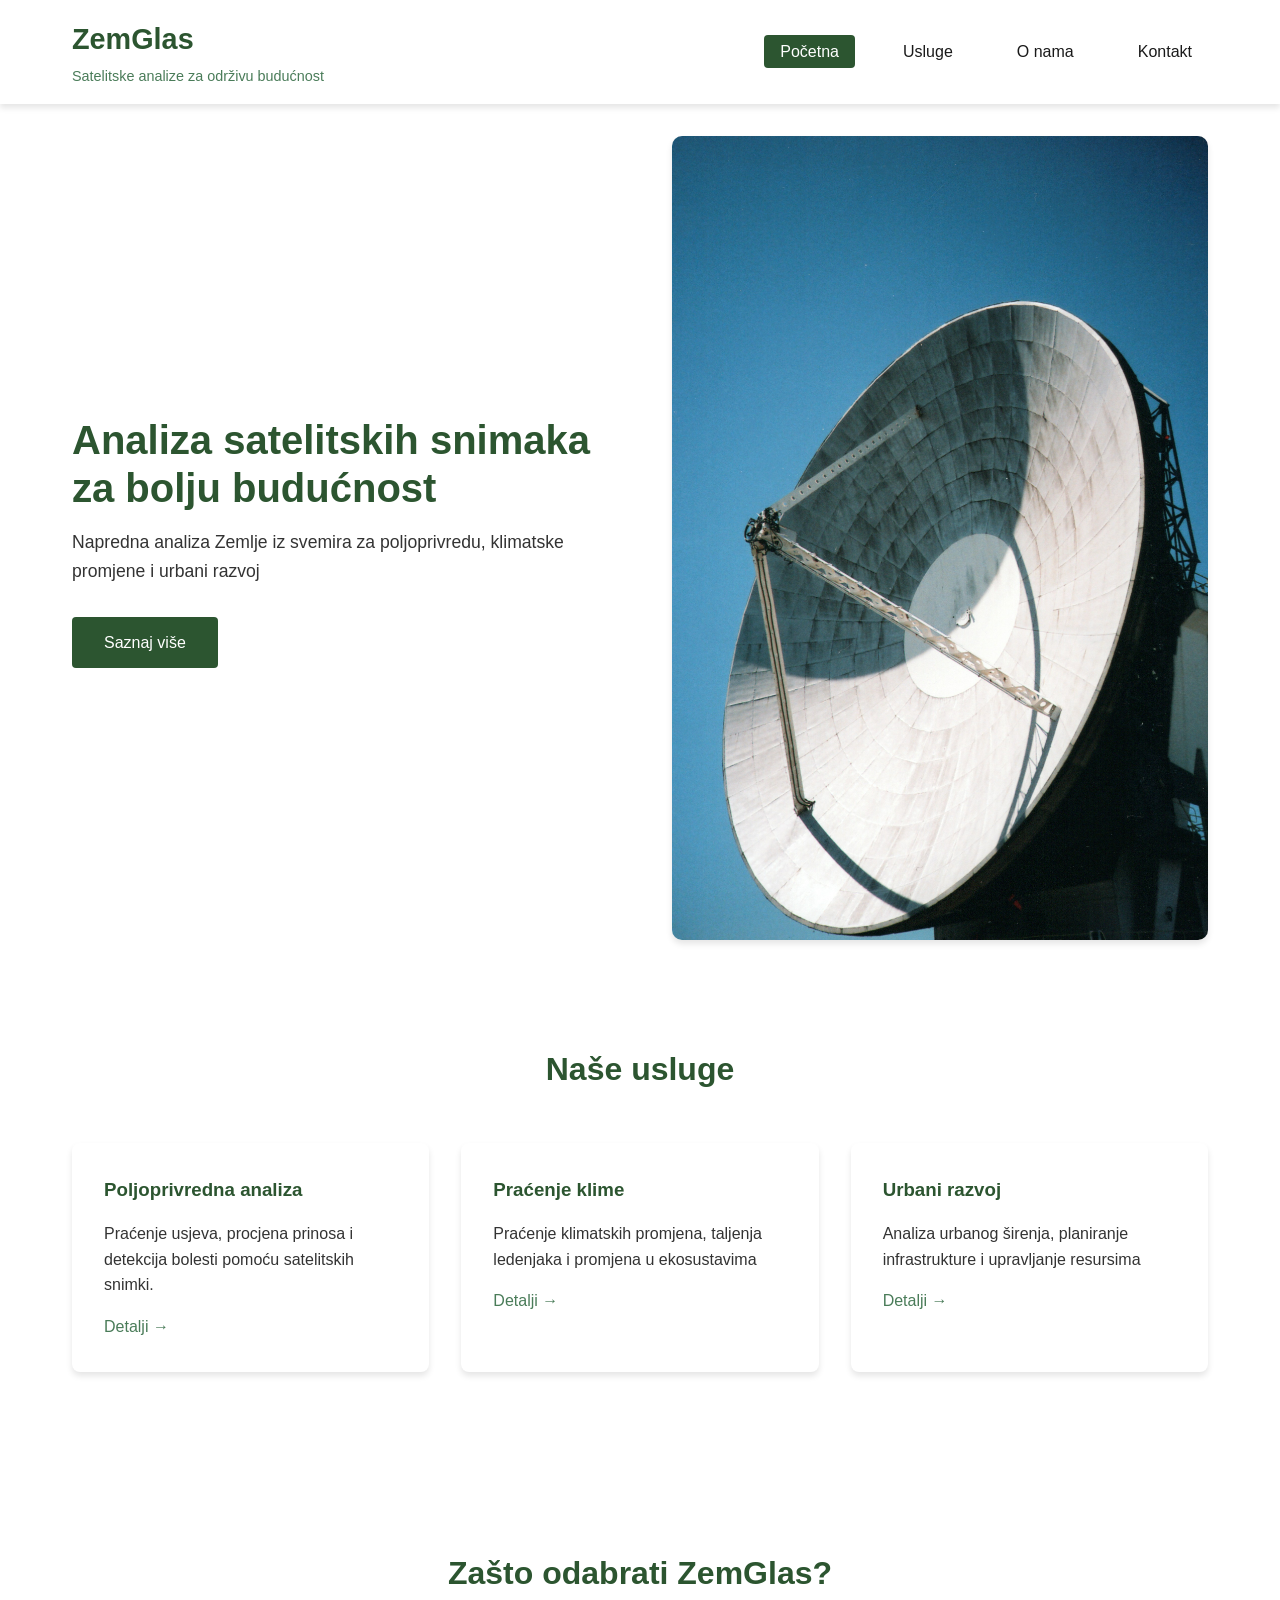
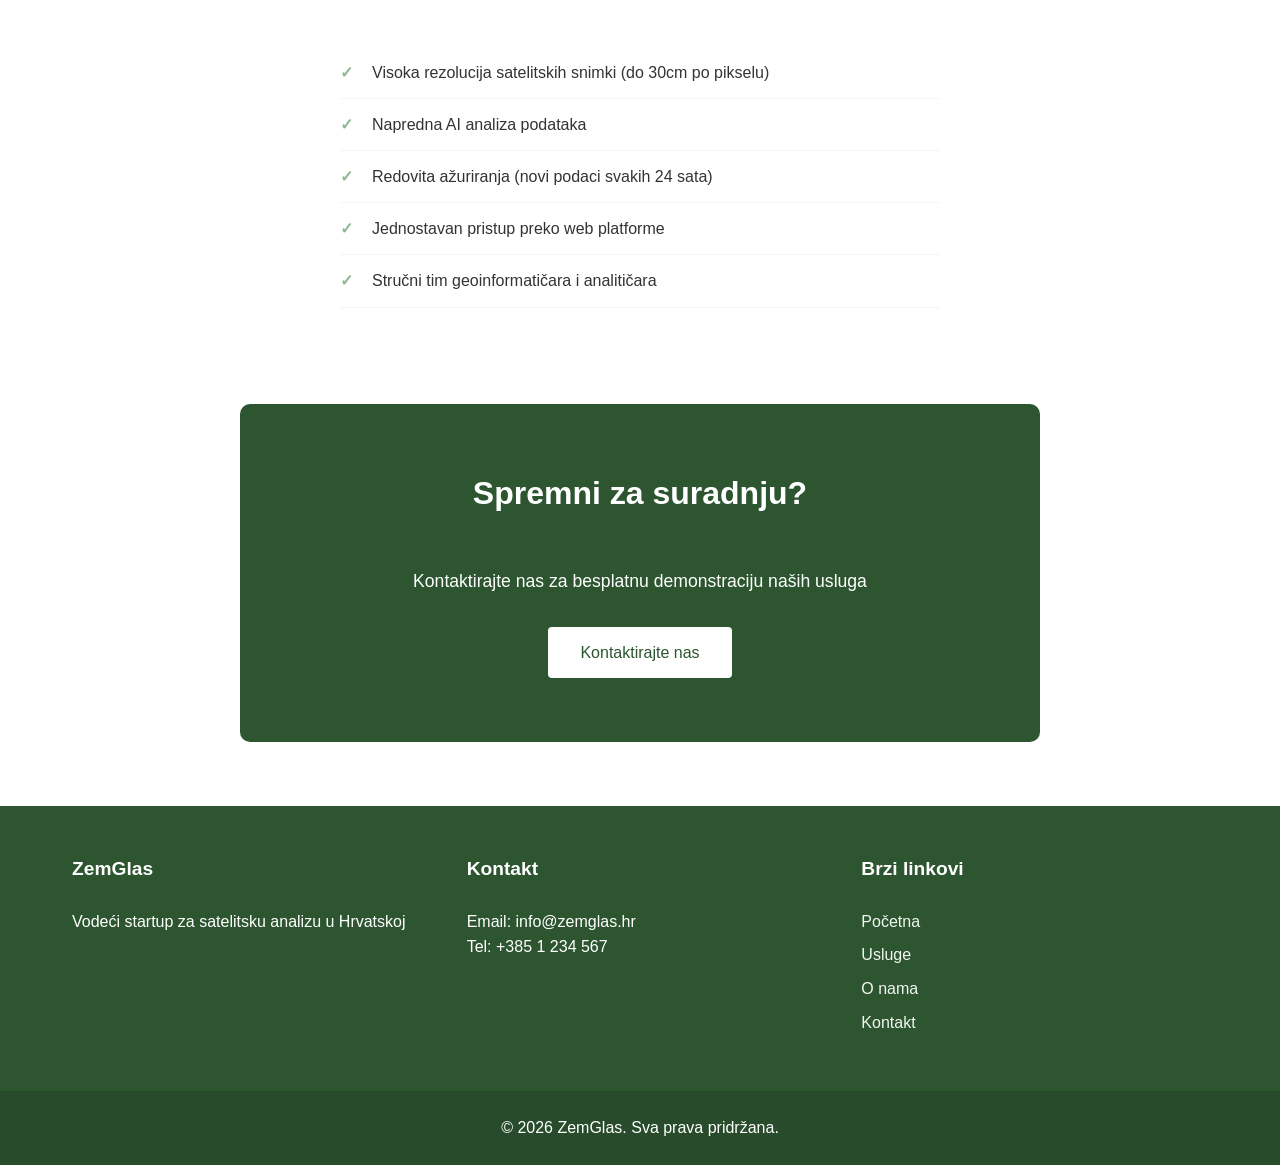
<file: index.html>
<!DOCTYPE html>
<html lang="hr">
<head>
    <meta charset="UTF-8">
    <meta name="viewport" content="width=device-width, initial-scale=1.0">
    <title>ZemGlas - Satelitske analize Zemlje</title>
    <link rel="stylesheet" href="css/style.css">
</head>
<body>
    <header>
        <nav>
            <div class="log">
                <h1>ZemGlas</h1>
                <p>Satelitske analize za održivu budućnost</p>
            </div>
            <ul class="navmen">
                <li><a href="index.html" class="active">Početna</a></li>
                <li><a href="servis.html">Usluge</a></li>
                <li><a href="oko.html">O nama</a></li>
                <li><a href="kontakt.html">Kontakt</a></li>
            </ul>
            <div class="menuRek">
                <span></span>
                <span></span>
                <span></span>
            </div>
        </nav>
    </header>

    <main>
        <section class="vrh">
            <div class="vrhSad">
                <h2>Analiza satelitskih snimaka za bolju budućnost</h2>
                <p>Napredna analiza Zemlje iz svemira za poljoprivredu, klimatske promjene i urbani razvoj</p>
                <a href="#usluge" class="gumb">Saznaj više</a>
            </div>
            <div class="vrhslika">
                <img src="slike/pravi.jpg" alt="Satelitska snimka Zemlje">
            </div>
        </section>

        <section id="usluge" class="uslugePreg">
            <h2>Naše usluge</h2>
            <div class="uslugeMrez">
                <article class="uslugaKarta">
                    <h3>Poljoprivredna analiza</h3>
                    <p>Praćenje usjeva, procjena prinosa i detekcija bolesti pomoću satelitskih snimki.</p>
                    <a href="servis.html#poljoprivreda">Detalji &rarr;</a>
                </article>
                <article class="uslugaKarta">
                    <h3>Praćenje klime</h3>
                    <p>Praćenje klimatskih promjena, taljenja ledenjaka i promjena u ekosustavima</p>
                    <a href="servis.html#klima">Detalji &rarr;</a>
                </article>
                <article class="uslugaKarta">
                    <h3>Urbani razvoj</h3>
                    <p>Analiza urbanog širenja, planiranje infrastrukture i upravljanje resursima</p>
                <a href="servis.html#urbani">Detalji &rarr;</a>
                </article>
            </div>
        </section>

        <section class="znac">
            <h2>Zašto odabrati ZemGlas?</h2>
            <ul>
                <li>Visoka rezolucija satelitskih snimki (do 30cm po pikselu)</li>
                <li>Napredna AI analiza podataka</li>
                <li>Redovita ažuriranja (novi podaci svakih 24 sata)</li>
                <li>Jednostavan pristup preko web platforme</li>
                <li>Stručni tim geoinformatičara i analitičara</li>
            </ul>
        </section>

        <section class="akcija">
            <h2>Spremni za suradnju?</h2>
            <p>Kontaktirajte nas za besplatnu demonstraciju naših usluga</p>
            <a href="kontakt.html" class="gumb">Kontaktirajte nas</a>
        </section>
    </main>

    <footer>
        <div class="footSad">
            <div class="footDio">
                <h3>ZemGlas</h3>
                <p>Vodeći startup za satelitsku analizu u Hrvatskoj</p>
            </div>
            <div class="footDio">
                <h3>Kontakt</h3>
                <p>Email: info@zemglas.hr</p>
                <p>Tel: +385 1 234 567</p>
            </div>
            <div class="footDio">
                <h3>Brzi linkovi</h3>
                <ul>
                    <li><a href="index.html">Početna</a></li>
                    <li><a href="servis.html">Usluge</a></li>
                    <li><a href="oko.html">O nama</a></li>
                    <li><a href="kontakt.html">Kontakt</a></li>
                </ul>
            </div>
        </div>
        <div class="footDno">
            <p>&copy; 2026 ZemGlas. Sva prava pridržana.</p>
        </div>
    </footer>

    <script src="js/script.js"></script>
</body>
</html>
</file>
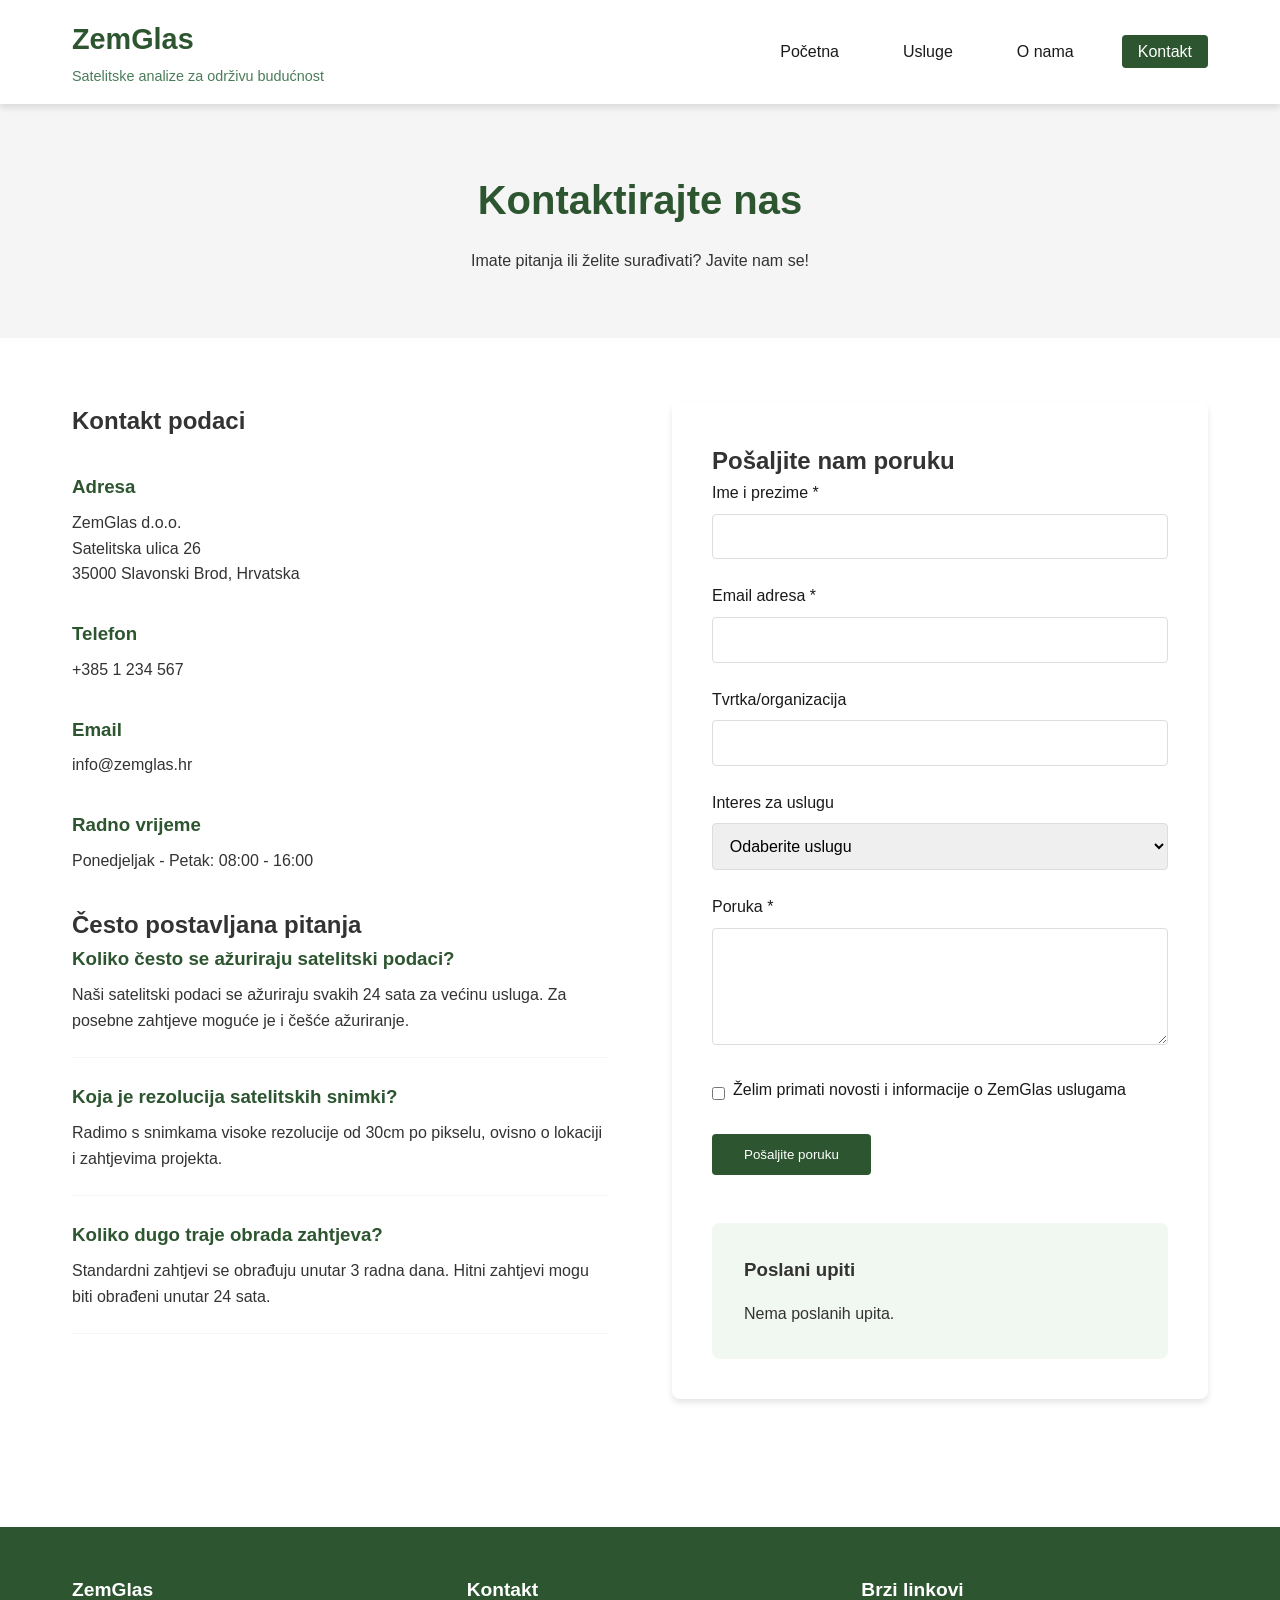
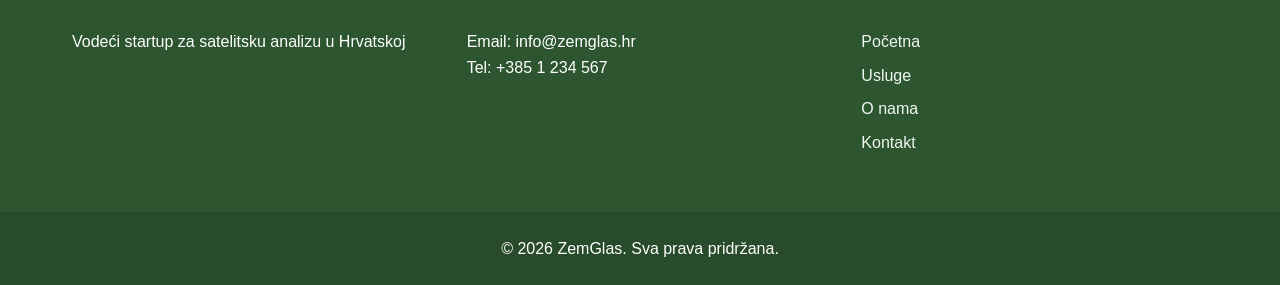
<file: kontakt.html>
<!DOCTYPE html>
<html lang="hr">
<head>
    <meta charset="UTF-8">
    <meta name="viewport" content="width=device-width, initial-scale=1.0">
    <title>Kontakt - ZemGlas</title>
    <link rel="stylesheet" href="css/style.css">
</head>
<body>
    <header>
        <nav>
            <div class="log">
                <h1>ZemGlas</h1>
                <p>Satelitske analize za održivu budućnost</p>
            </div>
            <ul class="navmen">
                <li><a href="index.html">Početna</a></li>
                <li><a href="servis.html">Usluge</a></li>
                <li><a href="oko.html">O nama</a></li>
                <li><a href="kontakt.html" class="active">Kontakt</a></li>
            </ul>
            <div class="menuRek">
                <span></span>
                <span></span>
                <span></span>
            </div>
        </nav>
    </header>

    <main>
        <section class="stranica">
            <h1>Kontaktirajte nas</h1>
            <p>Imate pitanja ili želite surađivati? Javite nam se!</p>
        </section>

        <section class="kontaktSad">
            <div class="kontakt-info">
                <article>
                    <h2>Kontakt podaci</h2>
                    <div class="kontakt-detalji">
                        <div class="kontakt2">
                            <h3>Adresa</h3>
                            <p>ZemGlas d.o.o.<br>
                            Satelitska ulica 26<br>
                            35000 Slavonski Brod, Hrvatska</p>
                        </div>
                        <div class="kontakt2">
                            <h3>Telefon</h3>
                            <p>+385 1 234 567</p>
                        </div>
                        <div class="kontakt2">
                            <h3>Email</h3>
                            <p>info@zemglas.hr</p>
                        </div>
                        <div class="kontakt2">
                            <h3>Radno vrijeme</h3>
                            <p>Ponedjeljak - Petak: 08:00 - 16:00</p>
                        </div>
                    </div>
                </article>

                <article class="cpp">
                    <h2>Često postavljana pitanja</h2>
                    <div class="cpp2">
                        <h3>Koliko često se ažuriraju satelitski podaci?</h3>
                        <p>Naši satelitski podaci se ažuriraju svakih 24 sata za većinu usluga. Za posebne zahtjeve moguće je i češće ažuriranje.</p>
                    </div>
                    <div class="cpp2">
                        <h3>Koja je rezolucija satelitskih snimki?</h3>
                        <p>Radimo s snimkama visoke rezolucije od 30cm po pikselu, ovisno o lokaciji i zahtjevima projekta.</p>
                    </div>
                    <div class="cpp2">
                        <h3>Koliko dugo traje obrada zahtjeva?</h3>
                        <p>Standardni zahtjevi se obrađuju unutar 3 radna dana. Hitni zahtjevi mogu biti obrađeni unutar 24 sata.</p>
                    </div>
                </article>
            </div>

            <div class="koSpremnik">
                <h2>Pošaljite nam poruku</h2>
                <form id="kontaktObrazac">
                    <div class="polje-skupina">
                        <label for="ime">Ime i prezime *</label>
                        <input type="text" id="ime" name="ime" required>
                        <div class="porukaError" id="imePogreska"></div>
                    </div>

                    <div class="polje-skupina">
                        <label for="email">Email adresa *</label>
                        <input type="email" id="email" name="email" required>
                        <div class="porukaError" id="emailPogreska"></div>
                    </div>

                    <div class="polje-skupina">
                        <label for="tvrtka">Tvrtka/organizacija</label>
                        <input type="text" id="tvrtka" name="tvrtka">
                    </div>

                    <div class="polje-skupina">
                        <label for="usluga">Interes za uslugu</label>
                        <select id="usluga" name="usluga">
                            <option value="">Odaberite uslugu</option>
                            <option value="poljoprivreda">Poljoprivredna analiza</option>
                            <option value="klima">Klimatski monitoring</option>
                            <option value="urbani">Urbani razvoj</option>
                            <option value="ostalo">Ostalo</option>
                        </select>
                    </div>

                    <div class="polje-skupina">
                        <label for="poruka">Poruka *</label>
                        <textarea id="poruka" name="poruka" rows="5" required></textarea>
                        <div class="porukaError" id="porukaPogreska"></div>
                    </div>

                    <div class="polje-skupina checkbox">
                        <input type="checkbox" id="novosti" name="novosti">
                        <label for="novosti">Želim primati novosti i informacije o ZemGlas uslugama</label>
                    </div>

                    <button type="submit" class="gumb">Pošaljite poruku</button>
                    <div id="obrazacPoruka"></div>
                </form>

                <div class="poslani-kontakti" id="poslaniKontakti">
                    <h3>Poslani upiti</h3>
                    <div id="kontaktiLista"></div>
                </div>
            </div>
        </section>
    </main>

    <footer>
        <div class="footSad">
            <div class="footDio">
                <h3>ZemGlas</h3>
                <p>Vodeći startup za satelitsku analizu u Hrvatskoj</p>
            </div>
            <div class="footDio">
                <h3>Kontakt</h3>
                <p>Email: info@zemglas.hr</p>
                <p>Tel: +385 1 234 567</p>
            </div>
            <div class="footDio">
                <h3>Brzi linkovi</h3>
                <ul>
                    <li><a href="index.html">Početna</a></li>
                    <li><a href="servis.html">Usluge</a></li>
                    <li><a href="oko.html">O nama</a></li>
                    <li><a href="kontakt.html">Kontakt</a></li>
                </ul>
            </div>
        </div>
        <div class="footDno">
            <p>&copy; 2026 ZemGlas. Sva prava pridržana.</p>
        </div>
    </footer>

    <script src="js/script.js"></script>
</body>
</html>
</file>
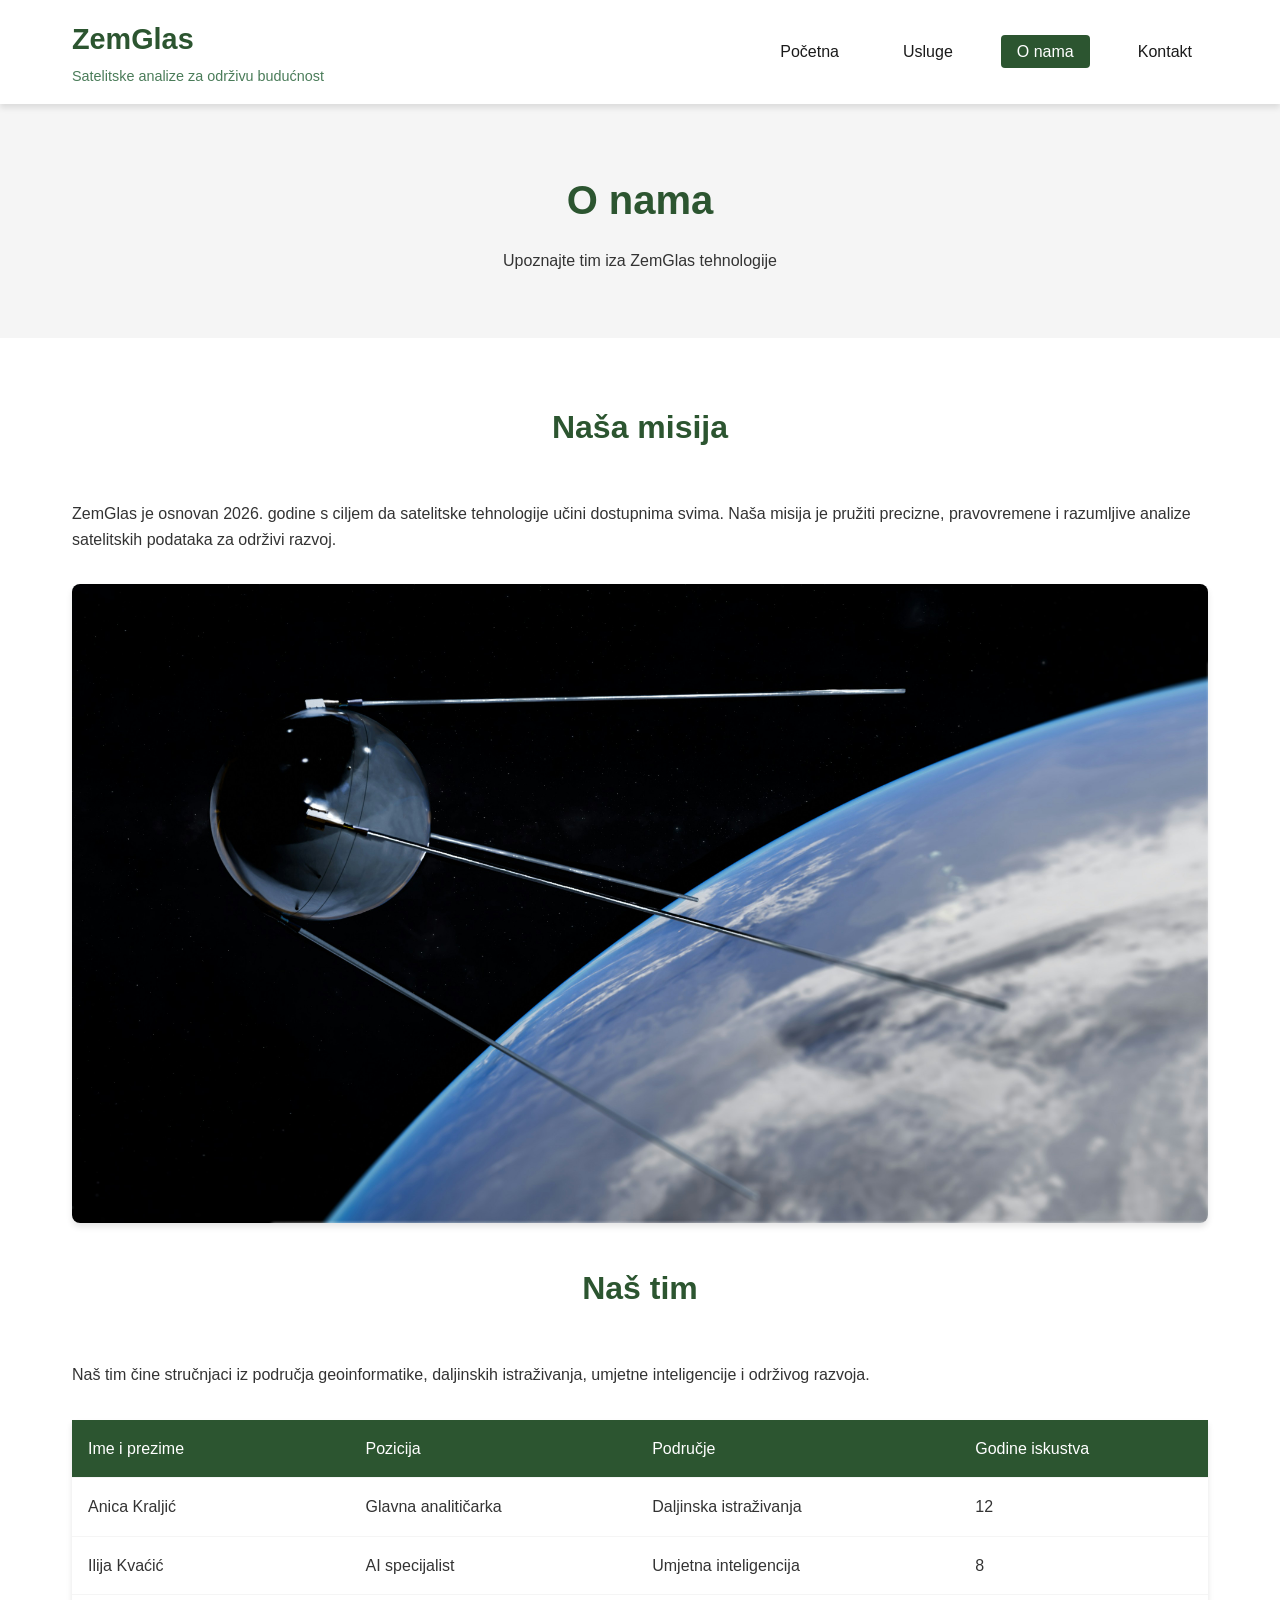
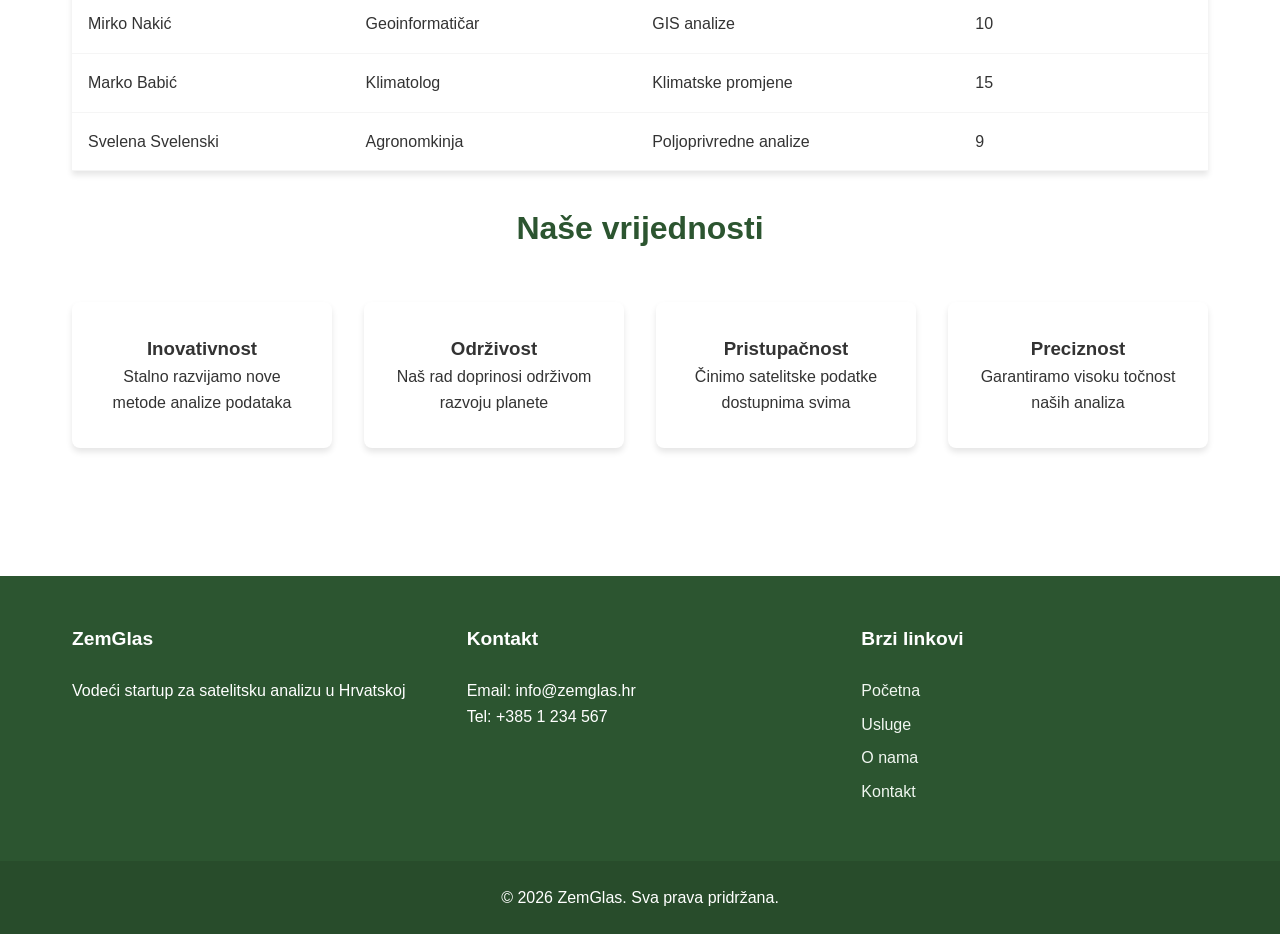
<file: oko.html>
<!DOCTYPE html>
<html lang="hr">
<head>
    <meta charset="UTF-8">
    <meta name="viewport" content="width=device-width, initial-scale=1.0">
    <title>O nama - ZemGlas</title>
    <link rel="stylesheet" href="css/style.css">
</head>
<body>
    <header>
        <nav>
            <div class="log">
                <h1>ZemGlas</h1>
                <p>Satelitske analize za održivu budućnost</p>
            </div>
            <ul class="navmen">
                <li><a href="index.html">Početna</a></li>
                <li><a href="servis.html">Usluge</a></li>
                <li><a href="oko.html" class="active">O nama</a></li>
                <li><a href="kontakt.html">Kontakt</a></li>
            </ul>
            <div class="menuRek">
                <span></span>
                <span></span>
                <span></span>
            </div>
        </nav>
    </header>

    <main>
        <section class="stranica">
            <h1>O nama</h1>
            <p>Upoznajte tim iza ZemGlas tehnologije</p>
        </section>

        <section class="oSad">
            <article class="misija">
                <h2>Naša misija</h2>
                <p>ZemGlas je osnovan 2026. godine s ciljem da satelitske tehnologije učini dostupnima svima. Naša misija je pružiti precizne, pravovremene i razumljive analize satelitskih podataka za održivi razvoj.</p>
                <img src="slike/satekit.jpg" alt="Analiza Zemlje iz svemira" class="o-slika">
            </article>

            <article class="tim">
                <h2>Naš tim</h2>
                <p>Naš tim čine stručnjaci iz područja geoinformatike, daljinskih istraživanja, umjetne inteligencije i održivog razvoja.</p>
                
                <table class="timtablica">
                    <thead>
                        <tr>
                            <th>Ime i prezime</th>
                            <th>Pozicija</th>
                            <th>Područje</th>
                            <th>Godine iskustva</th>
                        </tr>
                    </thead>
                    <tbody>
                        <tr>
                            <td>Anica Kraljić</td>
                            <td>Glavna analitičarka</td>
                            <td>Daljinska istraživanja</td>
                            <td>12</td>
                        </tr>
                        <tr>
                            <td>Ilija Kvaćić</td>
                            <td>AI specijalist</td>
                            <td>Umjetna inteligencija</td>
                            <td>8</td>
                        </tr>
                        <tr>
                            <td>Mirko Nakić</td>
                            <td>Geoinformatičar</td>
                            <td>GIS analize</td>
                            <td>10</td>
                        </tr>
                        <tr>
                            <td>Marko Babić</td>
                            <td>Klimatolog</td>
                            <td>Klimatske promjene</td>
                            <td>15</td>
                        </tr>
                        <tr>
                            <td>Svelena Svelenski</td>
                            <td>Agronomkinja</td>
                            <td>Poljoprivredne analize</td>
                            <td>9</td>
                        </tr>
                    </tbody>
                </table>
            </article>

            <article class="vrijednosti">
                <h2>Naše vrijednosti</h2>
                <div class="vrijednostlista">
                    <div class="vrijednost2">
                        <h3>Inovativnost</h3>
                        <p>Stalno razvijamo nove metode analize podataka</p>
                    </div>
                    <div class="vrijednost2">
                        <h3>Održivost</h3>
                        <p>Naš rad doprinosi održivom razvoju planete</p>
                    </div>
                    <div class="vrijednost2">
                        <h3>Pristupačnost</h3>
                        <p>Činimo satelitske podatke dostupnima svima</p>
                    </div>
                    <div class="vrijednost2">
                        <h3>Preciznost</h3>
                        <p>Garantiramo visoku točnost naših analiza</p>
                    </div>
                </div>
            </article>
        </section>
    </main>

    <footer>
        <div class="footSad">
            <div class="footDio">
                <h3>ZemGlas</h3>
                <p>Vodeći startup za satelitsku analizu u Hrvatskoj</p>
            </div>
            <div class="footDio">
                <h3>Kontakt</h3>
                <p>Email: info@zemglas.hr</p>
                <p>Tel: +385 1 234 567</p>
            </div>
            <div class="footDio">
                <h3>Brzi linkovi</h3>
                <ul>
                    <li><a href="index.html">Početna</a></li>
                    <li><a href="servis.html">Usluge</a></li>
                    <li><a href="oko.html">O nama</a></li>
                    <li><a href="kontakt.html">Kontakt</a></li>
                </ul>
            </div>
        </div>
        <div class="footDno">
            <p>&copy; 2026 ZemGlas. Sva prava pridržana.</p>
        </div>
    </footer>

    <script src="js/script.js"></script>
</body>
</html>
</file>
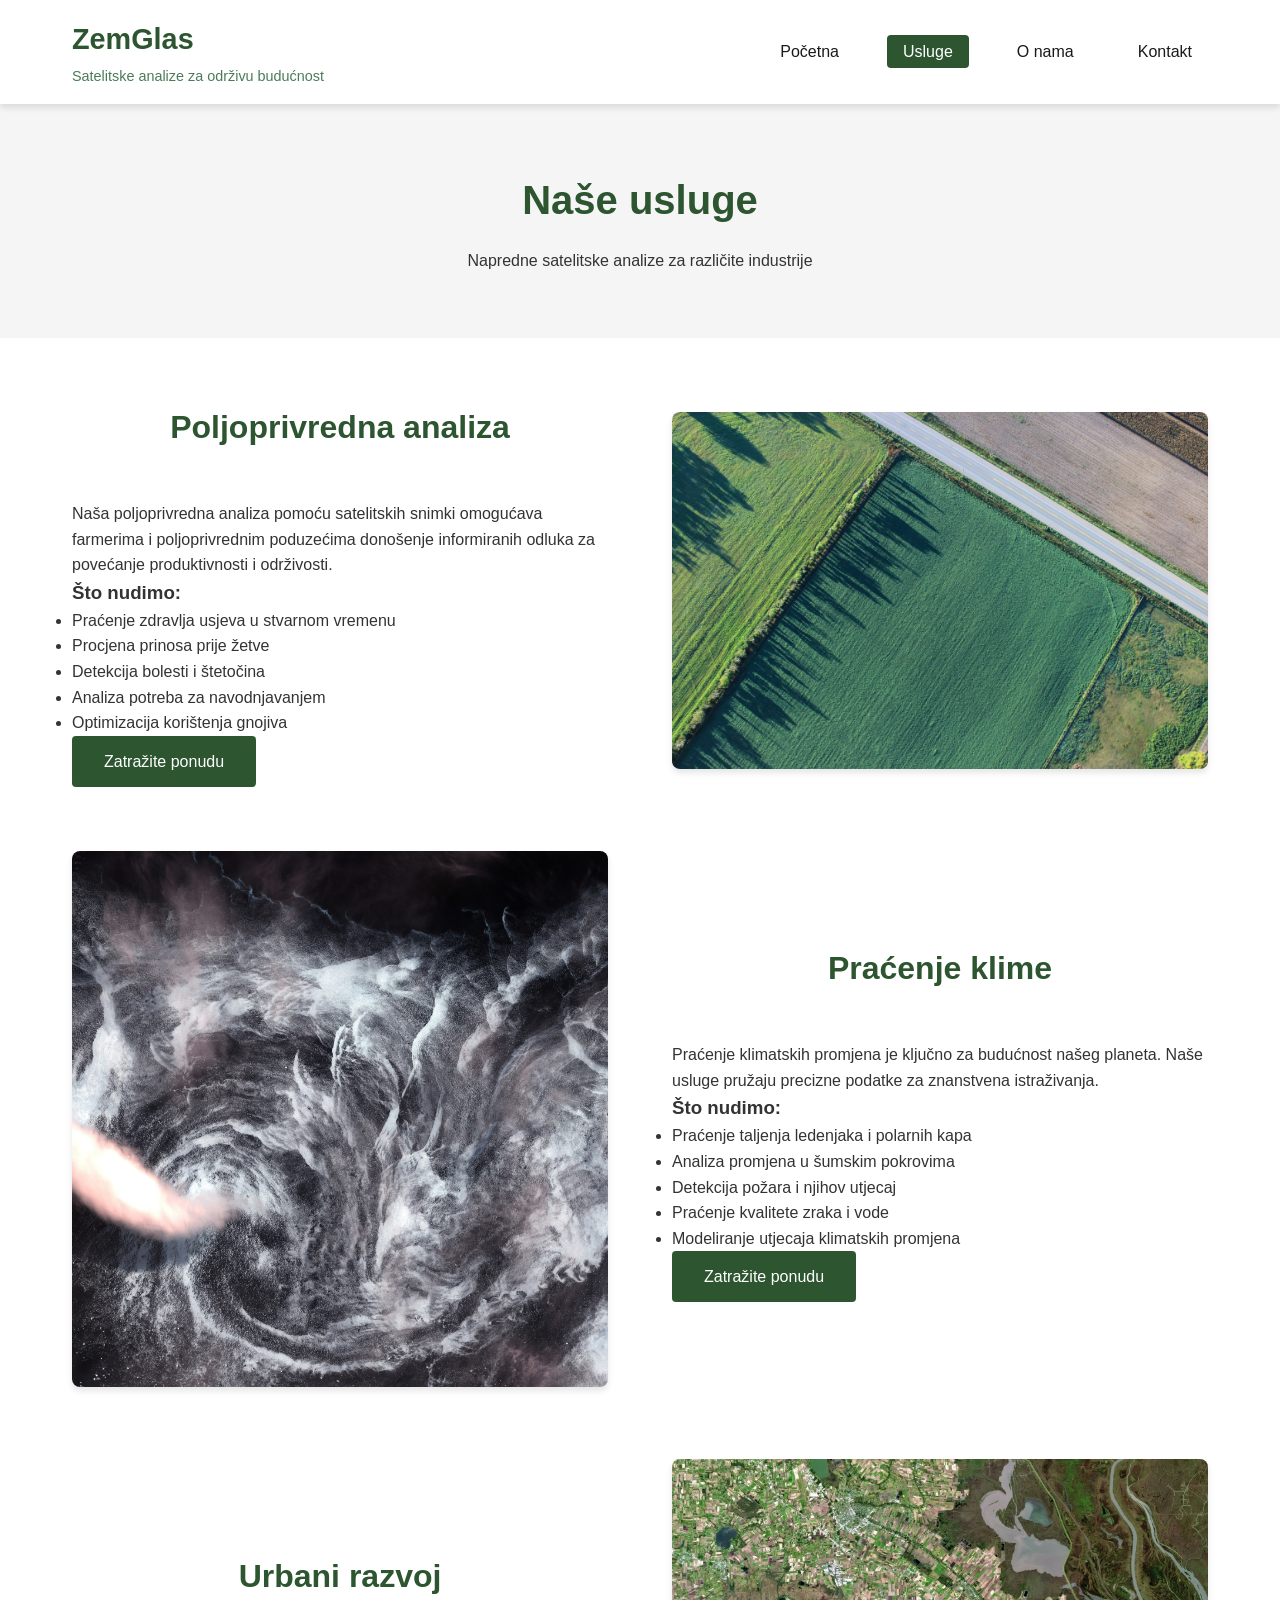
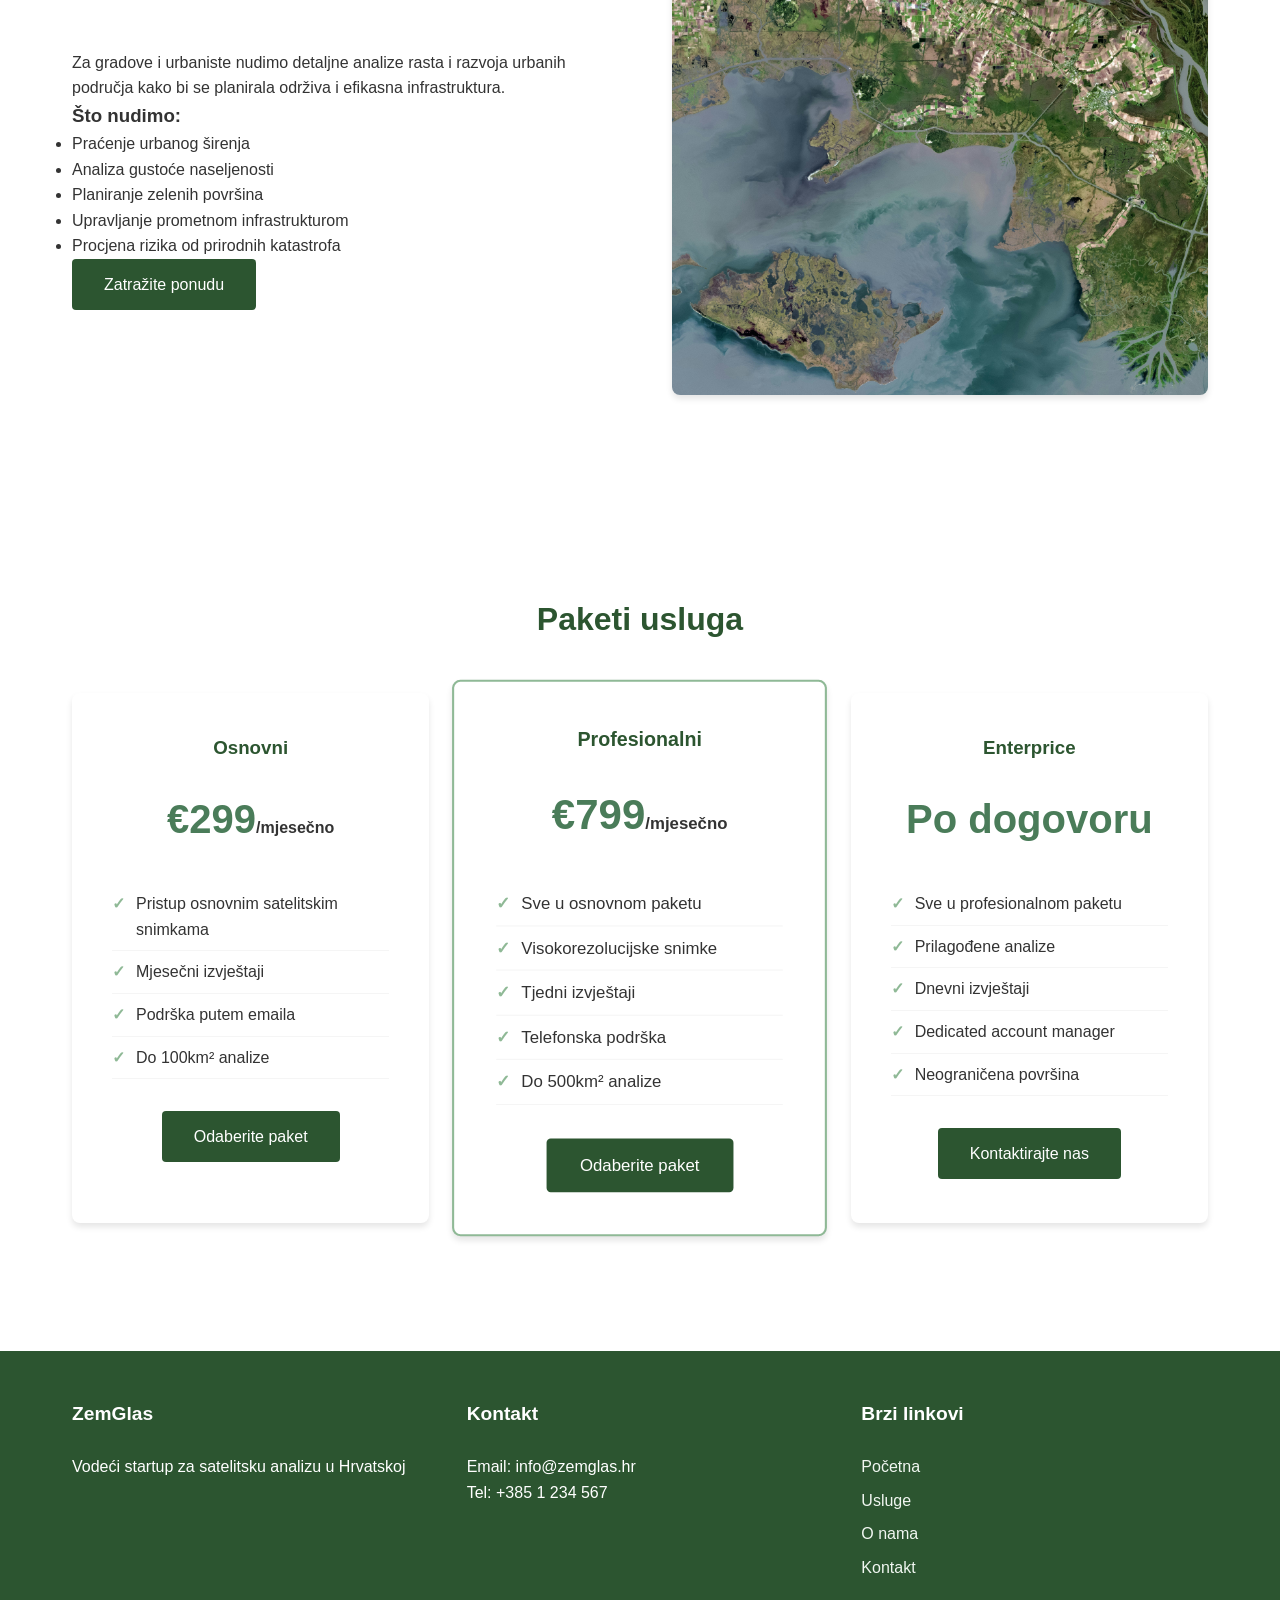
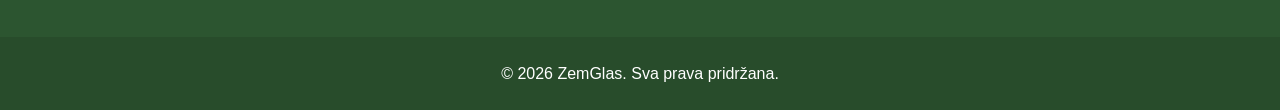
<file: servis.html>
<!DOCTYPE html>
<html lang="hr">
<head>
    <meta charset="UTF-8">
    <meta name="viewport" content="width=device-width, initial-scale=1.0">
    <title>Usluge - ZemGlas</title>
    <link rel="stylesheet" href="css/style.css">
</head>
<body>
    <header>
        <nav>
            <div class="log">
                <h1>ZemGlas</h1>
                <p>Satelitske analize za održivu budućnost</p>
            </div>
            <ul class="navmen">
                <li><a href="index.html">Početna</a></li>
                <li><a href="servis.html" class="active">Usluge</a></li>
                <li><a href="oko.html">O nama</a></li>
                <li><a href="kontakt.html">Kontakt</a></li>
            </ul>
            <div class="menuRek">
                <span></span>
                <span></span>
                <span></span>
            </div>
        </nav>
    </header>

    <main>
        <section class="stranica">
            <h1>Naše usluge</h1>
            <p>Napredne satelitske analize za različite industrije</p>
        </section>

        <section class="usluge">
            <article id="poljoprivreda" class="udetalj">
                <div class="utekst">
                    <h2>Poljoprivredna analiza</h2>
                    <p>Naša poljoprivredna analiza pomoću satelitskih snimki omogućava farmerima i poljoprivrednim poduzećima donošenje informiranih odluka za povećanje produktivnosti i održivosti.</p>
                    <h3>Što nudimo:</h3>
                    <ul>
                        <li>Praćenje zdravlja usjeva u stvarnom vremenu</li>
                        <li>Procjena prinosa prije žetve</li>
                        <li>Detekcija bolesti i štetočina</li>
                        <li>Analiza potreba za navodnjavanjem</li>
                        <li>Optimizacija korištenja gnojiva</li>
                    </ul>
                    <a href="kontakt.html" class="gumb">Zatražite ponudu</a>
                </div>
                <div class="uslika">
                    <img src="slike/hjevo.jpg" alt="Satelitska analiza poljoprivrede">
                </div>
            </article>

            <article id="klima" class="uobrnut">
                <div class="utekst">
                    <h2>Praćenje klime</h2>
                    <p>Praćenje klimatskih promjena je ključno za budućnost našeg planeta. Naše usluge pružaju precizne podatke za znanstvena istraživanja.</p>
                    <h3>Što nudimo:</h3>
                    <ul>
                        <li>Praćenje taljenja ledenjaka i polarnih kapa</li>
                        <li>Analiza promjena u šumskim pokrovima</li>
                        <li>Detekcija požara i njihov utjecaj</li>
                        <li>Praćenje kvalitete zraka i vode</li>
                        <li>Modeliranje utjecaja klimatskih promjena</li>
                    </ul>
                    <a href="kontakt.html" class="gumb">Zatražite ponudu</a>
                </div>
                <div class="uslika">
                    <img src="slike/klima.jpg" alt="Praćenje klime">
                </div>
            </article>

            <article id="urbani" class="udetalj">
                <div class="utekst">
                    <h2>Urbani razvoj</h2>
                    <p>Za gradove i urbaniste nudimo detaljne analize rasta i razvoja urbanih područja kako bi se planirala održiva i efikasna infrastruktura.</p>
                    <h3>Što nudimo:</h3>
                    <ul>
                        <li>Praćenje urbanog širenja</li>
                        <li>Analiza gustoće naseljenosti</li>
                        <li>Planiranje zelenih površina</li>
                        <li>Upravljanje prometnom infrastrukturom</li>
                        <li>Procjena rizika od prirodnih katastrofa</li>
                    </ul>
                    <a href="kontakt.html" class="gumb">Zatražite ponudu</a>
                </div>
                <div class="uslika">
                    <img src="slike/razvoj.jpg" alt="Urbani razvoj analiza">
                </div>
            </article>
        </section>

        <section class="cijene">
            <h2>Paketi usluga</h2>
            <div class="cijeneMrez">
                <div class="cijenaKarta">
                    <h3>Osnovni</h3>
                    <p class="cijena">€299<span>/mjesečno</span></p>
                    <ul>
                        <li>Pristup osnovnim satelitskim snimkama</li>
                        <li>Mjesečni izvještaji</li>
                        <li>Podrška putem emaila</li>
                        <li>Do 100km² analize</li>
                    </ul>
                    <a href="kontakt.html" class="gumb">Odaberite paket</a>
                </div>
                <div class="cijenaKarta istaknuto">
                    <h3>Profesionalni</h3>
                    <p class="cijena">€799<span>/mjesečno</span></p>
                    <ul>
                        <li>Sve u osnovnom paketu</li>
                        <li>Visokorezolucijske snimke</li>
                        <li>Tjedni izvještaji</li>
                        <li>Telefonska podrška</li>
                        <li>Do 500km² analize</li>
                    </ul>
                    <a href="kontakt.html" class="gumb">Odaberite paket</a>
                </div>
                <div class="cijenaKarta">
                    <h3>Enterprice</h3>
                    <p class="cijena">Po dogovoru</p>
                    <ul>
                        <li>Sve u profesionalnom paketu</li>
                        <li>Prilagođene analize</li>
                        <li>Dnevni izvještaji</li>
                        <li>Dedicated account manager</li>
                        <li>Neograničena površina</li>
                    </ul>
                    <a href="kontakt.html" class="gumb">Kontaktirajte nas</a>
                </div>
            </div>
        </section>
    </main>

    <footer>
        <div class="footSad">
            <div class="footDio">
                <h3>ZemGlas</h3>
                <p>Vodeći startup za satelitsku analizu u Hrvatskoj</p>
            </div>
            <div class="footDio">
                <h3>Kontakt</h3>
                <p>Email: info@zemglas.hr</p>
                <p>Tel: +385 1 234 567</p>
            </div>
            <div class="footDio">
                <h3>Brzi linkovi</h3>
                <ul>
                    <li><a href="index.html">Početna</a></li>
                    <li><a href="servis.html">Usluge</a></li>
                    <li><a href="oko.html">O nama</a></li>
                    <li><a href="kontakt.html">Kontakt</a></li>
                </ul>
            </div>
        </div>
        <div class="footDno">
            <p>&copy; 2026 ZemGlas. Sva prava pridržana.</p>
        </div>
    </footer>

    <script src="js/script.js"></script>
</body>
</html>
</file>
<file: css/style.css>
* {
    margin: 0;
    padding: 0;
    box-sizing: border-box;
}

:root {
    --primary-color: #2c5530;
    --secondary-color: #4a7c59;
    --accent-color: #8fb996;
    --light-color: #f1f7f1;
    --dark-color: #1a1a1a;
    --text-color: #333;
    --white: #ffffff;
    --gray: #f5f5f5;
    --shadow: 0 4px 6px rgba(0, 0, 0, 0.1);
    --transition: all 0.3s ease;
}

body {
    font-family: 'Segoe UI', Tahoma, Geneva, Verdana, sans-serif;
    line-height: 1.6;
    color: var(--text-color);
    background-color: var(--white);
}
header {
    background-color: var(--white);
    box-shadow: var(--shadow);
    position: sticky;
    top: 0;
    z-index: 1000;
}

nav {
    max-width: 1200px;
    margin: 0 auto;
    padding: 1rem 2rem;
    display: flex;
    justify-content: space-between;
    align-items: center;
}

.log h1 {
    color: var(--primary-color);
    font-size: 1.8rem;
    margin-bottom: 0.2rem;
}

.log p {
    color: var(--secondary-color);
    font-size: 0.9rem;
}

.navmen {
    display: flex;
    list-style: none;
    gap: 2rem;
}

.navmen a {
    text-decoration: none;
    color: var(--dark-color);
    font-weight: 500;
    padding: 0.5rem 1rem;
    border-radius: 4px;
    transition: var(--transition);
}

.navmen a:hover,
.navmen a.active {
    background-color: var(--primary-color);
    color: var(--white);
}

.menuRek {
    display: none;
    flex-direction: column;
    cursor: pointer;
}

.menuRek span {
    width: 25px;
    height: 3px;
    background-color: var(--primary-color);
    margin: 3px 0;
    transition: var(--transition);
}

/* Vrh*/
.vrh {
    max-width: 1200px;
    margin: 2rem auto;
    padding: 0 2rem;
    display: flex;
    align-items: center;
    gap: 4rem;
}

.vrhSad {
    flex: 1;
}

.vrhSad h2 {
    font-size: 2.5rem;
    color: var(--primary-color);
    margin-bottom: 1rem;
    line-height: 1.2;
}

.vrhSad p {
    font-size: 1.1rem;
    color: var(--text-color);
    margin-bottom: 2rem;
}

.vrhslika {
    flex: 1;
}

.vrhslika img {
    width: 100%;
    height: auto;
    border-radius: 10px;
    box-shadow: var(--shadow);
}

/* Gumb */
.gumb {
    display: inline-block;
    background-color: var(--primary-color);
    color: var(--white);
    padding: 0.8rem 2rem;
    text-decoration: none;
    border-radius: 4px;
    font-weight: 500;
    transition: var(--transition);
    border: none;
    cursor: pointer;
}

.gumb:hover {
    background-color: var(--secondary-color);
    transform: translateY(-2px);
}

section {
    padding: 4rem 2rem;
}

.stranica {
    text-align: center;
    padding: 4rem 2rem;
    background-color: var(--gray);
}

.stranica h1 {
    font-size: 2.5rem;
    color: var(--primary-color);
    margin-bottom: 1rem;
}

.uslugePreg,
.znac,
.akcija,
.oSad,
.usluge,
.cijene,
.kontaktSad {
    max-width: 1200px;
    margin: 0 auto;
}

.uslugePreg h2,
.znac h2,
.akcija h2,
.oSad h2,
.usluge h2,
.cijene h2 {
    text-align: center;
    color: var(--primary-color);
    margin-bottom: 3rem;
    font-size: 2rem;
}

.uslugeMrez {
    display: grid;
    grid-template-columns: repeat(auto-fit, minmax(300px, 1fr));
    gap: 2rem;
    margin-bottom: 3rem;
}

.uslugaKarta {
    background-color: var(--white);
    padding: 2rem;
    border-radius: 8px;
    box-shadow: var(--shadow);
    transition: var(--transition);
}

.uslugaKarta:hover {
    transform: translateY(-5px);
    box-shadow: 0 8px 15px rgba(0, 0, 0, 0.1);
}

.uslugaKarta h3 {
    color: var(--primary-color);
    margin-bottom: 1rem;
}

.uslugaKarta a {
    color: var(--secondary-color);
    text-decoration: none;
    font-weight: 500;
    display: inline-block;
    margin-top: 1rem;
}

.znac ul {
    list-style: none;
    max-width: 600px;
    margin: 0 auto;
}

.znac li {
    padding: 0.8rem 0;
    border-bottom: 1px solid var(--gray);
    position: relative;
    padding-left: 2rem;
}

.znac li:before {
    content: "✓";
    color: var(--accent-color);
    position: absolute;
    left: 0;
    font-weight: bold;
}

.akcija {
    text-align: center;
    background-color: var(--primary-color);
    color: var(--white);
    border-radius: 10px;
    margin: 2rem auto;
    max-width: 800px;
}

.akcija h2 {
    color: var(--white);
}

.akcija p {
    margin-bottom: 2rem;
    font-size: 1.1rem;
}

.akcija .gumb {
    background-color: var(--white);
    color: var(--primary-color);
}

.akcija .gumb:hover {
    background-color: var(--light-color);
}

/* O nama */
.o-slika {
    width: 100%;
    height: auto;
    border-radius: 8px;
    margin: 2rem 0;
    box-shadow: var(--shadow);
}

.timtablica {
    width: 100%;
    border-collapse: collapse;
    margin: 2rem 0;
    box-shadow: var(--shadow);
}

.timtablica th,
.timtablica td {
    padding: 1rem;
    text-align: left;
    border-bottom: 1px solid var(--gray);
}

.timtablica th {
    background-color: var(--primary-color);
    color: var(--white);
    font-weight: 500;
}

.timtablica tr:hover {
    background-color: var(--light-color);
}

.vrijednostlista {
    display: grid;
    grid-template-columns: repeat(auto-fit, minmax(250px, 1fr));
    gap: 2rem;
    margin-top: 2rem;
}

.vrijednost2 {
    text-align: center;
    padding: 2rem;
    background-color: var(--white);
    border-radius: 8px;
    box-shadow: var(--shadow);
}

/* Usluge */
.udetalj {
    display: flex;
    align-items: center;
    gap: 4rem;
    margin-bottom: 4rem;
}

.uobrnut {
    display: flex;
    align-items: center;
    gap: 4rem;
    margin-bottom: 4rem;
    flex-direction: row-reverse;
}

.utekst,
.uslika {
    flex: 1;
}

.uslika img {
    width: 100%;
    height: auto;
    border-radius: 8px;
    box-shadow: var(--shadow);
}

/* Cijene */
.cijeneMrez {
    display: grid;
    grid-template-columns: repeat(auto-fit, minmax(300px, 1fr));
    gap: 2rem;
    margin-top: 3rem;
}

.cijenaKarta {
    background-color: var(--white);
    padding: 2.5rem;
    border-radius: 8px;
    box-shadow: var(--shadow);
    text-align: center;
    transition: var(--transition);
}

.cijenaKarta.istaknuto {
    transform: scale(1.05);
    border: 2px solid var(--accent-color);
}

.cijenaKarta:hover {
    transform: translateY(-5px);
}

.cijenaKarta h3 {
    color: var(--primary-color);
    margin-bottom: 1rem;
}

.cijena {
    font-size: 2.5rem;
    font-weight: bold;
    color: var(--secondary-color);
    margin: 1.5rem 0;
}

.cijena span {
    font-size: 1rem;
    color: var(--text-color);
}

.cijenaKarta ul {
    list-style: none;
    margin: 2rem 0;
    text-align: left;
}

.cijenaKarta li {
    padding: 0.5rem 0;
    border-bottom: 1px solid var(--gray);
    position: relative;
    padding-left: 1.5rem;
}

.cijenaKarta li:before {
    content: "✓";
    color: var(--accent-color);
    position: absolute;
    left: 0;
    font-weight: bold;
}

/* kontakt */
.kontaktSad {
    display: grid;
    grid-template-columns: 1fr 1fr;
    gap: 4rem;
}

.kontakt-detalji {
    display: grid;
    gap: 2rem;
    margin: 2rem 0;
}

.kontakt2 h3 {
    color: var(--primary-color);
    margin-bottom: 0.5rem;
}

.cpp2 {
    margin-bottom: 1.5rem;
    padding-bottom: 1.5rem;
    border-bottom: 1px solid var(--gray);
}

.cpp2 h3 {
    color: var(--primary-color);
    margin-bottom: 0.5rem;
}

.koSpremnik {
    background-color: var(--white);
    padding: 2.5rem;
    border-radius: 8px;
    box-shadow: var(--shadow);
}

.polje-skupina {
    margin-bottom: 1.5rem;
}

.polje-skupina label {
    display: block;
    margin-bottom: 0.5rem;
    font-weight: 500;
    color: var(--dark-color);
}

.polje-skupina input,
.polje-skupina select,
.polje-skupina textarea {
    width: 100%;
    padding: 0.8rem;
    border: 1px solid #ddd;
    border-radius: 4px;
    font-family: inherit;
    font-size: 1rem;
}

.polje-skupina input:focus,
.polje-skupina select:focus,
.polje-skupina textarea:focus {
    outline: none;
    border-color: var(--accent-color);
}

.checkbox {
    display: flex;
    align-items: center;
    gap: 0.5rem;
}

.checkbox input {
    width: auto;
}

.porukaError {
    color: #dc3545;
    font-size: 0.875rem;
    margin-top: 0.25rem;
    display: none;
}

#obrazacPoruka {
    margin-top: 1rem;
    padding: 1rem;
    border-radius: 4px;
    display: none;
}

#obrazacPoruka.uspjeh {
    background-color: #d4edda;
    color: #155724;
    display: block;
}

#obrazacPoruka.error {
    background-color: #f8d7da;
    color: #721c24;
    display: block;
}

.poslani-kontakti {
    margin-top: 3rem;
    padding: 2rem;
    background-color: var(--light-color);
    border-radius: 8px;
}

.kontaktUnos {
    margin-top: 1rem;
}

#kontaktiLista {
    margin-top: 1rem;
}
footer {
    background-color: var(--primary-color);
    color: var(--white);
    margin-top: 4rem;
}

.footSad {
    max-width: 1200px;
    margin: 0 auto;
    padding: 3rem 2rem;
    display: grid;
    grid-template-columns: repeat(auto-fit, minmax(250px, 1fr));
    gap: 3rem;
}

.footDio h3 {
    color: var(--white);
    margin-bottom: 1.5rem;
    font-size: 1.2rem;
}

.footDio ul {
    list-style: none;
}

.footDio ul li {
    margin-bottom: 0.5rem;
}

.footDio a {
    color: var(--light-color);
    text-decoration: none;
    transition: var(--transition);
}

.footDio a:hover {
    color: var(--accent-color);
}

.footDno {
    text-align: center;
    padding: 1.5rem;
    background-color: rgba(0, 0, 0, 0.1);
}

@media (max-width: 768px) {
    .menuRek {
        display: flex;
    }

    .navmen {
        position: fixed;
        top: 70px;
        left: -100%;
        width: 100%;
        flex-direction: column;
        background-color: var(--white);
        padding: 2rem;
        box-shadow: var(--shadow);
        transition: var(--transition);
    }

    .navmen.active {
        left: 0;
    }

    .vrh {
        flex-direction: column;
        text-align: center;
        gap: 2rem;
    }

    .vrhSad h2 {
        font-size: 2rem;
    }

    .udetalj,
    .uobrnut {
        flex-direction: column;
        gap: 2rem;
    }

    .kontaktSad {
        grid-template-columns: 1fr;
    }

    .cijenaKarta.istaknuto {
        transform: none;
    }
}
</file>
